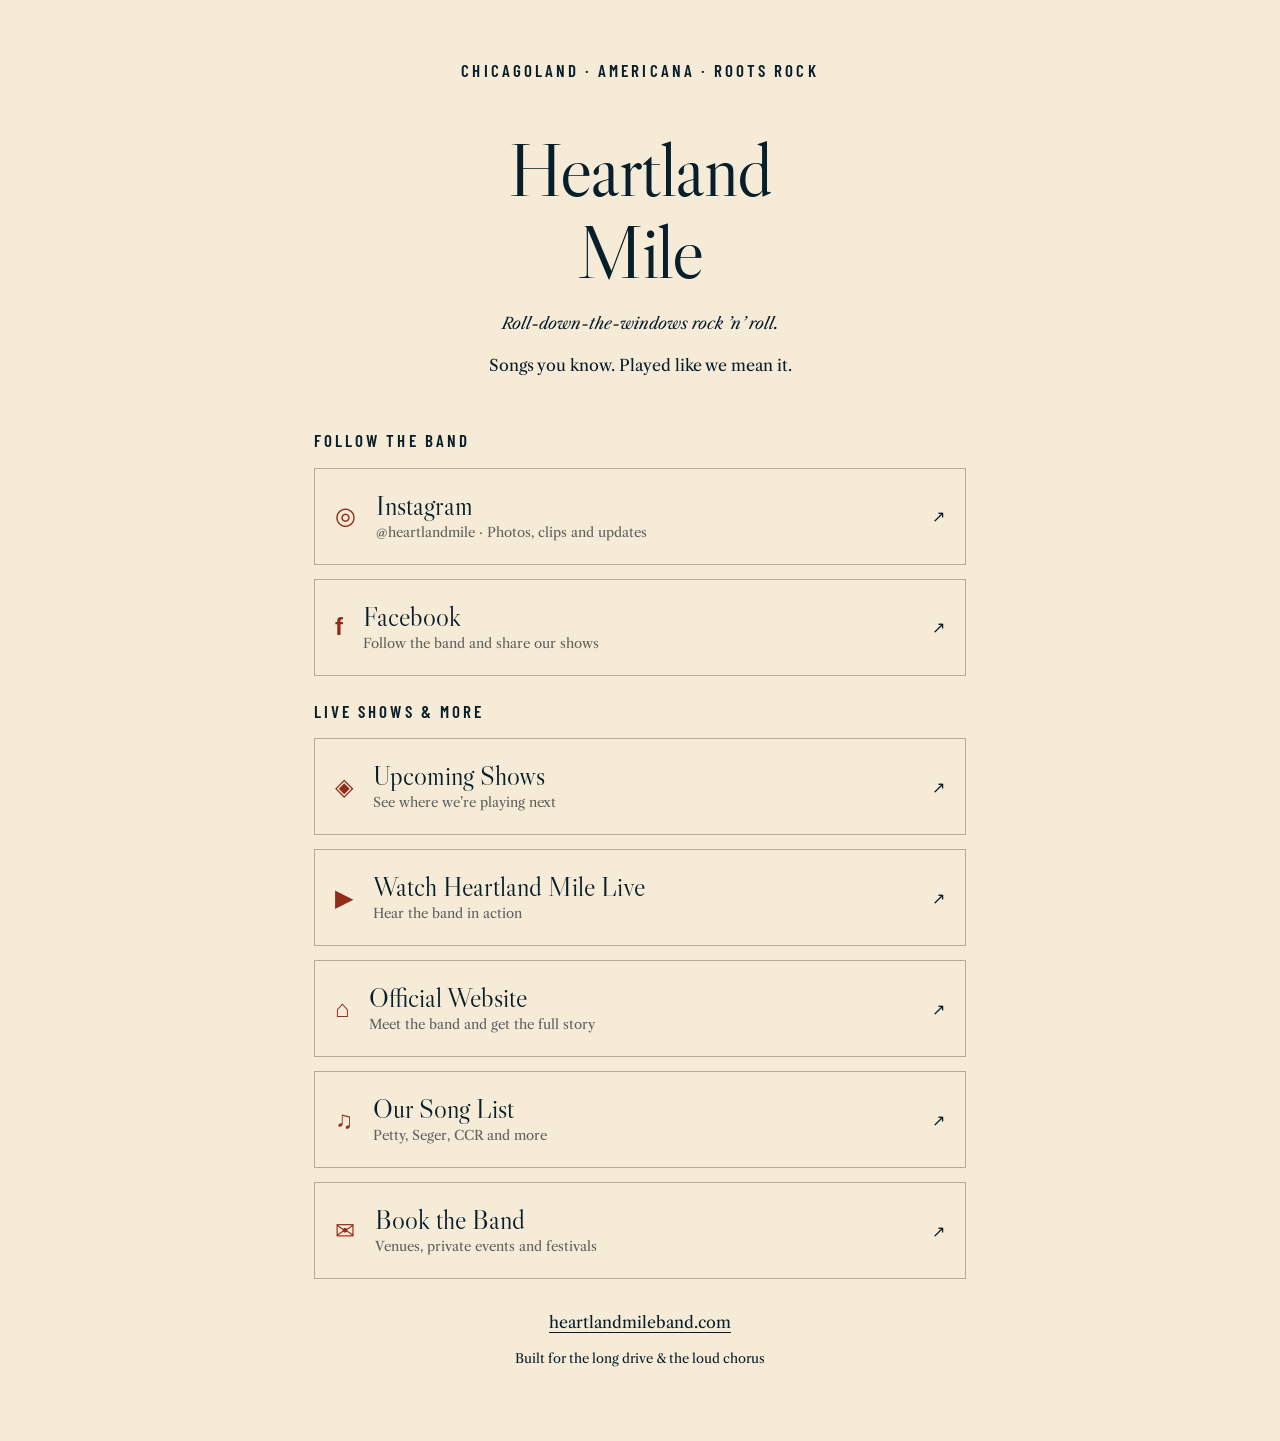
<file: links/index.html>
<!doctype html>
<html lang="en">
<head>
<!-- Google tag -->
<script async src="https://www.googletagmanager.com/gtm.js?id=GTM-PZCSD3C5"></script>
<script>
  window.dataLayer = window.dataLayer || [];
  function gtag(){dataLayer.push(arguments);}
  gtag('js', new Date());
</script>

  <meta charset="utf-8">
  <meta name="viewport" content="width=device-width, initial-scale=1">
  <meta name="theme-color" content="#101722">
  <meta name="description" content="The official links for Heartland Mile — Chicagoland Americana and roots rock. Find shows, live video, the band website and booking.">
  <title>Heartland Mile | Shows, Music &amp; Booking</title>
  <link rel="canonical" href="https://heartlandmileband.com/links/">
  <meta property="og:type" content="website">
  <meta property="og:title" content="Heartland Mile | All Our Links">
  <meta property="og:description" content="Roll-down-the-windows rock ’n’ roll from Chicagoland. Shows, live video and booking.">
  <meta property="og:url" content="https://heartlandmileband.com/links/">
  
  
<link rel="preconnect" href="https://fonts.googleapis.com"><link rel="preconnect" href="https://fonts.gstatic.com" crossorigin>
<link href="https://fonts.googleapis.com/css2?family=Barlow+Condensed:wght@600;700&family=Libre+Caslon+Display&family=Libre+Caslon+Text:ital,wght@0,400;0,700;1,400&display=swap" rel="stylesheet">
<link rel="stylesheet" href="/site-style.css"></head>
<body class="links-page">
  <main class="page">
    <p class="topline">Chicagoland · Americana · Roots Rock</p>
    
    <header class="identity">
      <h1><span>Heartland</span><span>Mile</span></h1>
      <p class="tag">Roll-down-the-windows rock ’n’ roll.</p>
      <p class="description">Songs you know. Played like we mean it.</p>
    </header>
    <div class="rule" aria-hidden="true"><i></i></div>

    <div class="links">
      <p class="sectionname" style="margin:0 0 1px">Follow the band</p>
      <a class="link" href="https://www.instagram.com/heartlandmile/" target="_blank" rel="noopener noreferrer" aria-label="Heartland Mile on Instagram">
        <span class="mark" aria-hidden="true">◎</span><span class="copy"><strong>Instagram</strong><small>@heartlandmile · Photos, clips and updates</small></span><span class="arrow" aria-hidden="true">↗</span>
      </a>
      <a class="link" href="https://www.facebook.com/share/1FixLg5MBJ/?mibextid=wwXIfr" target="_blank" rel="noopener noreferrer" aria-label="Heartland Mile on Facebook">
        <span class="mark" aria-hidden="true" style="font-family:Arial,Helvetica,sans-serif;font-weight:900">f</span><span class="copy"><strong>Facebook</strong><small>Follow the band and share our shows</small></span><span class="arrow" aria-hidden="true">↗</span>
      </a>
      <p class="sectionname" style="margin:10px 0 1px">Live shows &amp; more</p>
      <a id="featured-show" class="featured" href="https://life-bar.com/10-24-26-heartland-mile-live-life-bar-arcade/" target="_blank" rel="noopener noreferrer">
        <div class="eyebrow">Next up · Saturday, October 24</div>
        <div class="event"><strong>Live at Life Bar Arcade</strong><span class="pill">SHOW DETAILS ↗</span></div>
        <div class="detail">Schaumburg, IL · 9 PM – Midnight</div>
      </a>
      <a class="link" href="https://heartlandmileband.com/shows.html">
        <span class="mark" aria-hidden="true">◈</span><span class="copy"><strong>Upcoming Shows</strong><small>See where we’re playing next</small></span><span class="arrow" aria-hidden="true">↗</span>
      </a>
      <a class="link" href="https://youtu.be/F6N7L-Ev6R4" target="_blank" rel="noopener noreferrer">
        <span class="mark" aria-hidden="true">▶</span><span class="copy"><strong>Watch Heartland Mile Live</strong><small>Hear the band in action</small></span><span class="arrow" aria-hidden="true">↗</span>
      </a>
      <a class="link" href="https://heartlandmileband.com/">
        <span class="mark" aria-hidden="true">⌂</span><span class="copy"><strong>Official Website</strong><small>Meet the band and get the full story</small></span><span class="arrow" aria-hidden="true">↗</span>
      </a>
      <a class="link" href="https://heartlandmileband.com/song-list.html">
        <span class="mark" aria-hidden="true">♫</span><span class="copy"><strong>Our Song List</strong><small>Petty, Seger, CCR and more</small></span><span class="arrow" aria-hidden="true">↗</span>
      </a>
      <a class="link" href="mailto:seanhef@gmail.com?subject=Heartland%20Mile%20Booking%20Inquiry">
        <span class="mark" aria-hidden="true">✉</span><span class="copy"><strong>Book the Band</strong><small>Venues, private events and festivals</small></span><span class="arrow" aria-hidden="true">↗</span>
      </a>
    </div>
    <footer class="foot">
      <a href="https://heartlandmileband.com/">heartlandmileband.com</a>
      <div class="stamp">Built for the long drive &amp; the loud chorus</div>
    </footer>
  </main>
  <script>
    // Keep the featured event accurate after its scheduled end.
    if (Date.now() >= Date.parse('2026-10-25T00:00:00-05:00')) {
      document.getElementById('featured-show')?.remove();
    }
  </script>
</body>
</html>
</file>
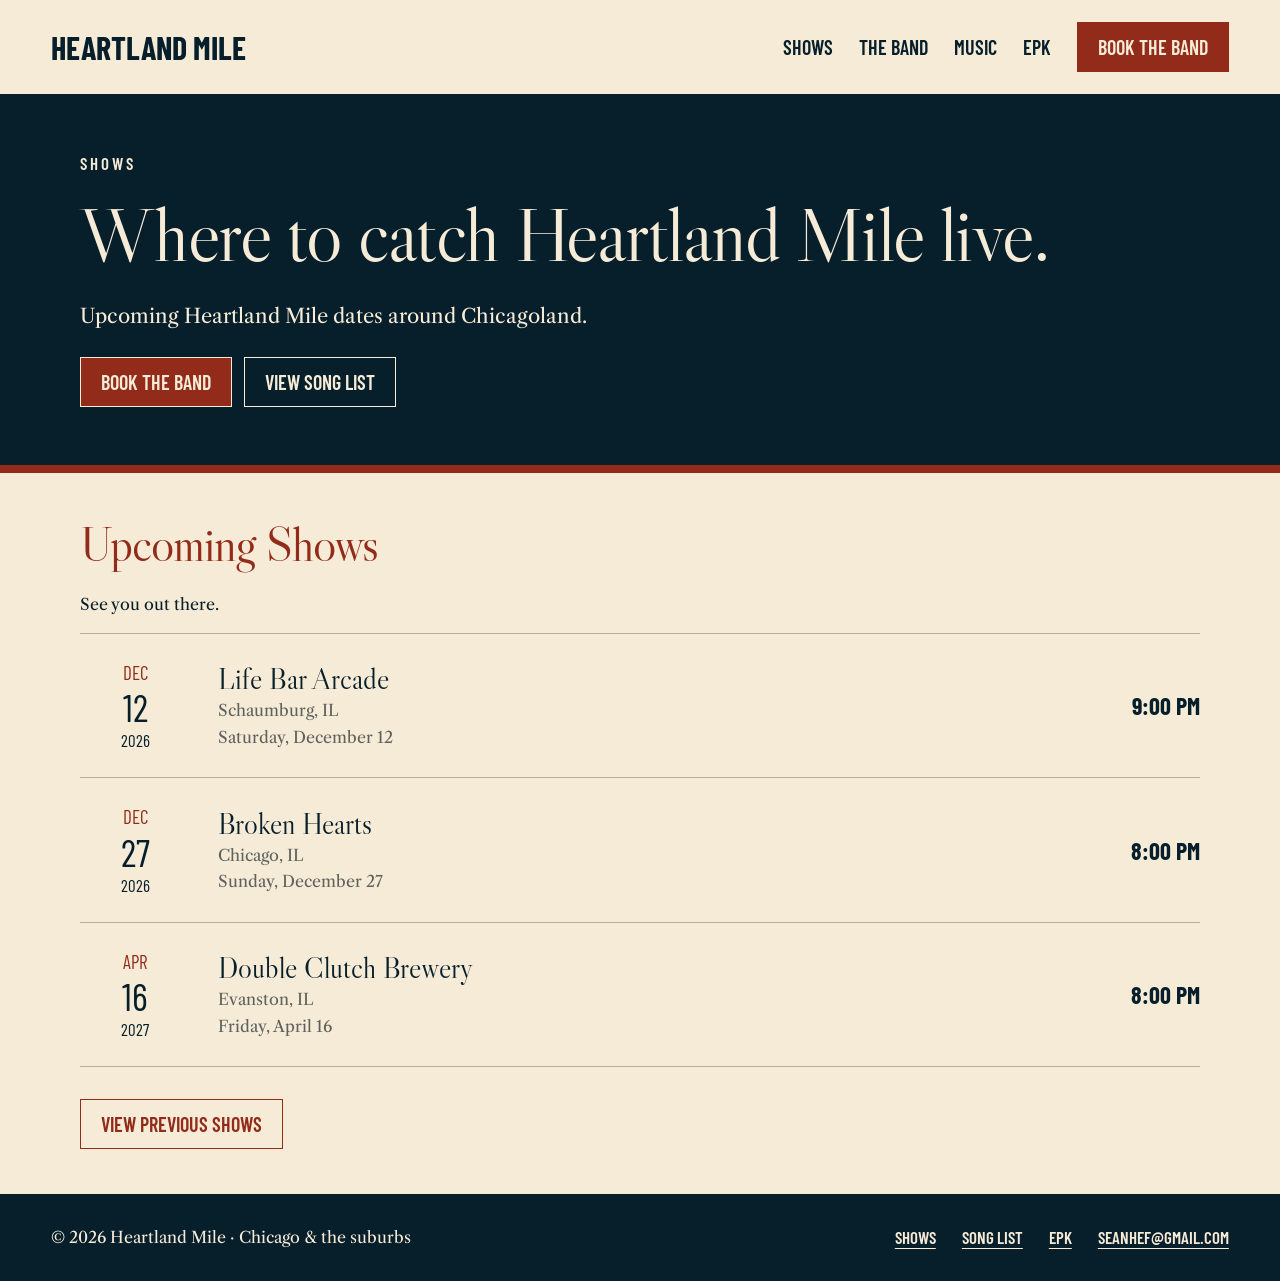
<file: shows.html>
<!doctype html>
<html lang="en">
<head>
<!-- Google tag -->
<script async src="https://www.googletagmanager.com/gtm.js?id=GTM-PZCSD3C5"></script>
<script>
  window.dataLayer = window.dataLayer || [];
  function gtag(){dataLayer.push(arguments);}
  gtag('js', new Date());
</script>

  <meta charset="utf-8" />
  <meta name="viewport" content="width=device-width, initial-scale=1" />
  <title>Shows | Heartland Mile | Chicago Americana &amp; Roots Rock Cover Band</title>
  <meta name="description" content="See upcoming Heartland Mile shows in Chicagoland, plus a running archive of previous performances." />
  <meta property="og:title" content="Heartland Mile Shows | Chicagoland Americana &amp; Roots Rock" />
  <meta property="og:description" content="Upcoming Heartland Mile shows in Chicagoland, plus previous performances." />
  <meta property="og:type" content="website" />
  <meta name="theme-color" content="#101722" />
  
<link rel="preconnect" href="https://fonts.googleapis.com"><link rel="preconnect" href="https://fonts.gstatic.com" crossorigin>
<link href="https://fonts.googleapis.com/css2?family=Barlow+Condensed:wght@600;700&family=Libre+Caslon+Display&family=Libre+Caslon+Text:ital,wght@0,400;0,700;1,400&display=swap" rel="stylesheet">
<link rel="stylesheet" href="/site-style.css"></head>
<body>
  <header><a class="brand" href="/">Heartland Mile</a><nav aria-label="Main navigation"><a href="/shows.html">Shows</a><a href="/#band">The band</a><a href="/song-list.html">Music</a><a href="/epk.html">EPK</a><a class="button" href="/#booking">Book the band</a></nav></header>
  <section class="hero">
    <div class="wrap">
      <p class="eyebrow">Shows</p>
      <h1>Where to catch Heartland Mile live.</h1>
      <p class="lead">Upcoming Heartland Mile dates around Chicagoland.</p>
      <div class="toolbar"><a class="btn btn-primary" href="mailto:seanhef@gmail.com?subject=Heartland%20Mile%20Booking%20Inquiry">Book the band</a><a class="btn btn-ghost" href="song-list.html">View song list</a></div>
    </div>
  </section>
  <section>
    <div class="wrap">
      <h2>Upcoming Shows</h2>
      <p class="subhead">See you out there.</p>
      <div class="show-list" id="upcomingShows"></div>
      <p id="noUpcoming" hidden style="color:var(--muted);margin-top:12px">No upcoming shows are listed right now. Check back soon.</p>
      <div class="archive">
        <button id="archiveToggle" class="btn btn-ghost archive-toggle" hidden type="button">View Previous Shows</button>
        <div id="pastWrap" class="archive-wrap">
          <h2 id="previousShows">Previous Shows</h2>
          <div class="show-list" id="pastShows"></div>
        </div>
      </div>
    </div>
  </section>
  <footer class="site-footer"><span>© <span id="year"></span> Heartland Mile · Chicago &amp; the suburbs</span><nav aria-label="Footer"><a href="/shows.html">Shows</a><a href="/song-list.html">Song list</a><a href="/epk.html">EPK</a><a href="mailto:seanhef@gmail.com">seanhef@gmail.com</a></nav></footer>
  <script>
    document.getElementById('year').textContent = new Date().getFullYear();
    const shows = [
      {venue:'Tighthead Brewing Company', city:'Mundelein, IL', dateLabel:'Friday, July 24', month:'Jul', day:'24', year:'2026', time:'7:00 PM', end:'2026-07-25T00:00:00-05:00'},
      {venue:'Life Bar Arcade', city:'Schaumburg, IL', dateLabel:'Saturday, October 24', month:'Oct', day:'24', year:'2026', time:'9:00 PM', end:'2026-10-25T00:00:00-05:00'},
      {venue:'Life Bar Arcade', city:'Schaumburg, IL', dateLabel:'Saturday, December 12', month:'Dec', day:'12', year:'2026', time:'9:00 PM', end:'2026-12-13T00:00:00-06:00'},
      {venue:'Broken Hearts', city:'Chicago, IL', dateLabel:'Sunday, December 27', month:'Dec', day:'27', year:'2026', time:'8:00 PM', end:'2026-12-28T00:00:00-06:00'},
      {venue:'Double Clutch Brewery', city:'Evanston, IL', dateLabel:'Friday, April 16', month:'Apr', day:'16', year:'2027', time:'8:00 PM', end:'2027-04-17T02:00:00-05:00'}
    ];
    const now = new Date();
    const upcoming = document.getElementById('upcomingShows');
    const past = document.getElementById('pastShows');
    const toggle = document.getElementById('archiveToggle');
    const pastWrap = document.getElementById('pastWrap');
    const noUpcoming = document.getElementById('noUpcoming');
    function row(show){
      const article = document.createElement('article');
      article.className = 'panel show-row';
      article.innerHTML = `<div class="show-date"><span class="month">${show.month}</span><span class="day">${show.day}</span><span class="year">${show.year}</span></div><div class="show-info"><strong>${show.venue}</strong><span>${show.city}</span><span>${show.dateLabel}</span></div><div class="show-time">${show.time}</div>`;
      return article;
    }
    shows.forEach(show => (now > new Date(show.end) ? past : upcoming).appendChild(row(show)));
    if (!upcoming.children.length) noUpcoming.hidden = false;
    if (past.children.length){
      toggle.hidden = false;
      toggle.addEventListener('click', () => {
        const open = pastWrap.classList.toggle('open');
        toggle.textContent = open ? 'Hide Previous Shows' : 'View Previous Shows';
      });
    }
  </script>
</body>
</html>
</file>
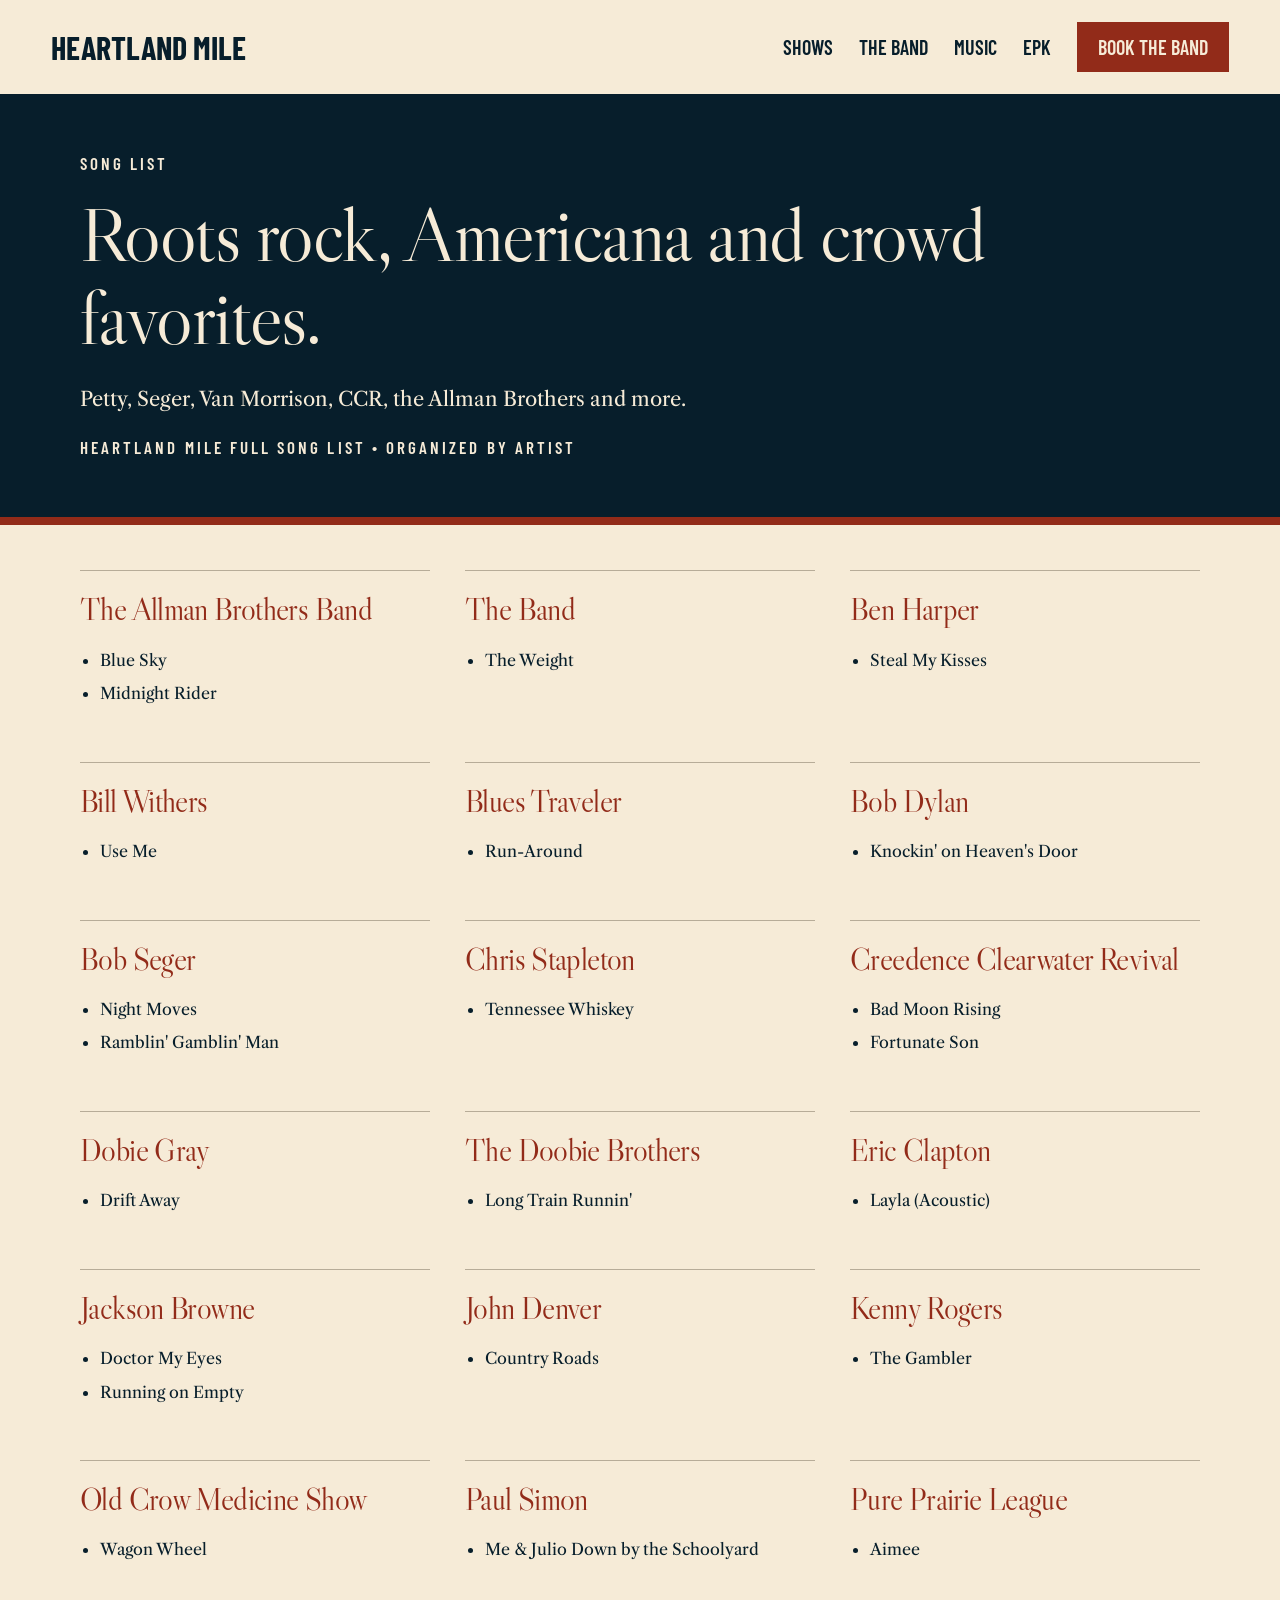
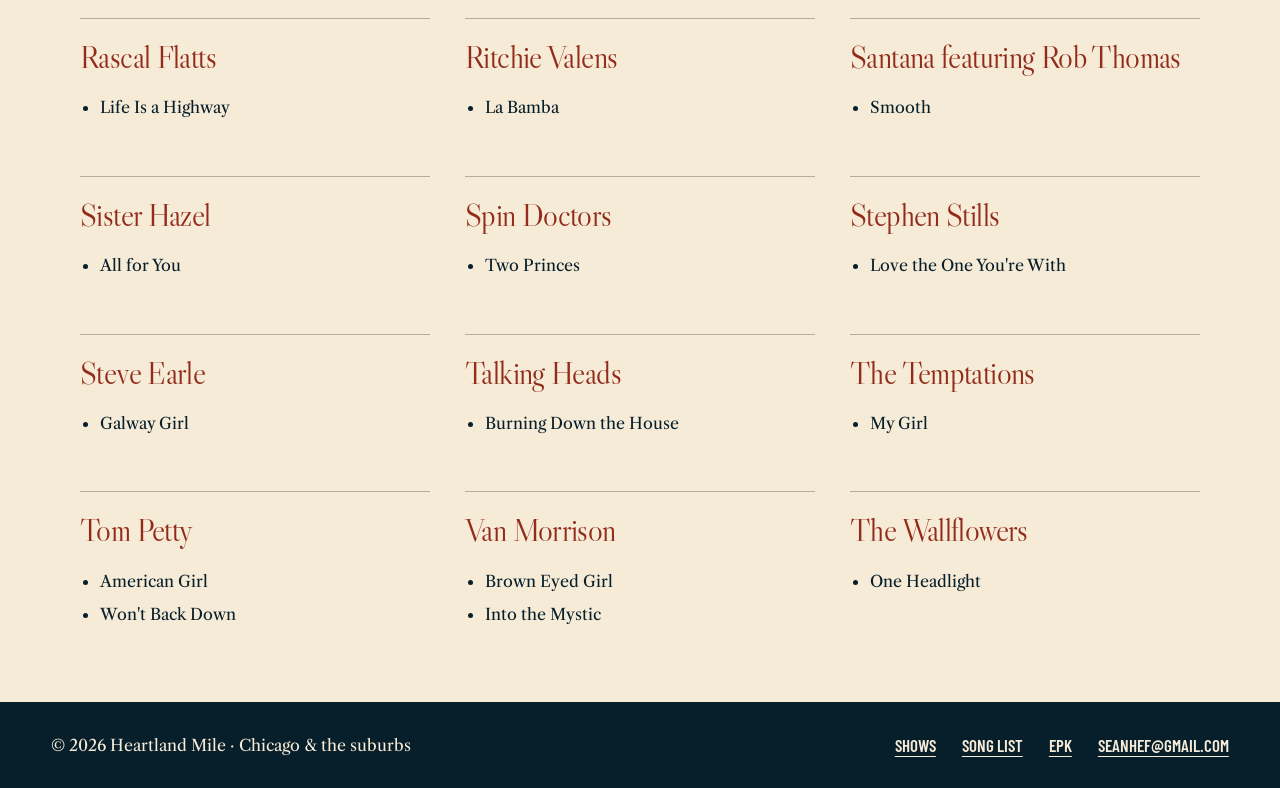
<file: song-list.html>
<!doctype html>
<html lang="en">
<head>
<!-- Google tag -->
<script async src="https://www.googletagmanager.com/gtm.js?id=GTM-PZCSD3C5"></script>
<script>
  window.dataLayer = window.dataLayer || [];
  function gtag(){dataLayer.push(arguments);}
  gtag('js', new Date());
</script>

  <meta charset="utf-8" />
  <meta name="viewport" content="width=device-width, initial-scale=1" />
  <title>Song List | Chicago Americana Cover Band | Heartland Mile</title>
  <meta name="description" content="Browse Heartland Mile's song list: Americana, roots rock, heartland rock and crowd favorites from a Chicagoland cover band for bars, breweries and events." />
  <meta property="og:title" content="Heartland Mile Song List | Chicagoland Americana &amp; Roots Rock" />
  <meta property="og:description" content="Americana, roots rock, heartland rock and crowd favorites from Heartland Mile, a Chicagoland cover band." />
  <meta property="og:type" content="website" />
  <meta name="theme-color" content="#101722" />
  
<link rel="preconnect" href="https://fonts.googleapis.com"><link rel="preconnect" href="https://fonts.gstatic.com" crossorigin>
<link href="https://fonts.googleapis.com/css2?family=Barlow+Condensed:wght@600;700&family=Libre+Caslon+Display&family=Libre+Caslon+Text:ital,wght@0,400;0,700;1,400&display=swap" rel="stylesheet">
<link rel="stylesheet" href="/site-style.css"></head>
<body>
  <header><a class="brand" href="/">Heartland Mile</a><nav aria-label="Main navigation"><a href="/shows.html">Shows</a><a href="/#band">The band</a><a href="/song-list.html">Music</a><a href="/epk.html">EPK</a><a class="button" href="/#booking">Book the band</a></nav></header>
  <section class="hero">
    <div class="wrap">
      <p class="eyebrow">Song List</p>
      <h1>Roots rock, Americana and crowd favorites.</h1>
      <p class="lead">Petty, Seger, Van Morrison, CCR, the Allman Brothers and more.</p>
      <div class="note">Heartland Mile full song list • organized by artist</div>
    </div>
  </section>
  <main class="wrap">
    <div class="artist-grid">
      <section class="artist-card"><h2>The Allman Brothers Band</h2><ul><li>Blue Sky</li><li>Midnight Rider</li></ul></section>
      <section class="artist-card"><h2>The Band</h2><ul><li>The Weight</li></ul></section>
      <section class="artist-card"><h2>Ben Harper</h2><ul><li>Steal My Kisses</li></ul></section>
      <section class="artist-card"><h2>Bill Withers</h2><ul><li>Use Me</li></ul></section>
      <section class="artist-card"><h2>Blues Traveler</h2><ul><li>Run-Around</li></ul></section>
      <section class="artist-card"><h2>Bob Dylan</h2><ul><li>Knockin' on Heaven's Door</li></ul></section>
      <section class="artist-card"><h2>Bob Seger</h2><ul><li>Night Moves</li><li>Ramblin' Gamblin' Man</li></ul></section>
      <section class="artist-card"><h2>Chris Stapleton</h2><ul><li>Tennessee Whiskey</li></ul></section>
      <section class="artist-card"><h2>Creedence Clearwater Revival</h2><ul><li>Bad Moon Rising</li><li>Fortunate Son</li></ul></section>
      <section class="artist-card"><h2>Dobie Gray</h2><ul><li>Drift Away</li></ul></section>
      <section class="artist-card"><h2>The Doobie Brothers</h2><ul><li>Long Train Runnin'</li></ul></section>
      <section class="artist-card"><h2>Eric Clapton</h2><ul><li>Layla (Acoustic)</li></ul></section>
      <section class="artist-card"><h2>Jackson Browne</h2><ul><li>Doctor My Eyes</li><li>Running on Empty</li></ul></section>
      <section class="artist-card"><h2>John Denver</h2><ul><li>Country Roads</li></ul></section>
      <section class="artist-card"><h2>Kenny Rogers</h2><ul><li>The Gambler</li></ul></section>
      <section class="artist-card"><h2>Old Crow Medicine Show</h2><ul><li>Wagon Wheel</li></ul></section>
      <section class="artist-card"><h2>Paul Simon</h2><ul><li>Me &amp; Julio Down by the Schoolyard</li></ul></section>
      <section class="artist-card"><h2>Pure Prairie League</h2><ul><li>Aimee</li></ul></section>
      <section class="artist-card"><h2>Rascal Flatts</h2><ul><li>Life Is a Highway</li></ul></section>
      <section class="artist-card"><h2>Ritchie Valens</h2><ul><li>La Bamba</li></ul></section>
      <section class="artist-card"><h2>Santana featuring Rob Thomas</h2><ul><li>Smooth</li></ul></section>
      <section class="artist-card"><h2>Sister Hazel</h2><ul><li>All for You</li></ul></section>
      <section class="artist-card"><h2>Spin Doctors</h2><ul><li>Two Princes</li></ul></section>
      <section class="artist-card"><h2>Stephen Stills</h2><ul><li>Love the One You're With</li></ul></section>
      <section class="artist-card"><h2>Steve Earle</h2><ul><li>Galway Girl</li></ul></section>
      <section class="artist-card"><h2>Talking Heads</h2><ul><li>Burning Down the House</li></ul></section>
      <section class="artist-card"><h2>The Temptations</h2><ul><li>My Girl</li></ul></section>
      <section class="artist-card"><h2>Tom Petty</h2><ul><li>American Girl</li><li>Won't Back Down</li></ul></section>
      <section class="artist-card"><h2>Van Morrison</h2><ul><li>Brown Eyed Girl</li><li>Into the Mystic</li></ul></section>
      <section class="artist-card"><h2>The Wallflowers</h2><ul><li>One Headlight</li></ul></section>
    </div>
  </main>
  <footer class="site-footer"><span>© <span id="year"></span> Heartland Mile · Chicago &amp; the suburbs</span><nav aria-label="Footer"><a href="/shows.html">Shows</a><a href="/song-list.html">Song list</a><a href="/epk.html">EPK</a><a href="mailto:seanhef@gmail.com">seanhef@gmail.com</a></nav></footer>
  <script>document.getElementById('year').textContent = new Date().getFullYear();</script>
</body>
</html>
</file>
<file: site-style.css>
:root{--cream:#f6ebd7;--navy:#071e2b;--rust:#922b19;--line:#b7ac98;--muted:#5e625e;--text:#071e2b;--gold:#922b19}*{box-sizing:border-box}html{scroll-behavior:smooth}body{margin:0;color:var(--navy);background:var(--cream);font:16px/1.65 'Libre Caslon Text',Georgia,serif}a{color:inherit;text-underline-offset:4px}a:focus-visible,button:focus-visible{outline:3px solid #b7622f;outline-offset:5px}img{max-width:100%;height:auto}header{max-width:1440px;margin:auto;padding:22px 4%;display:flex;align-items:center;justify-content:space-between;gap:24px}header a{text-decoration:none}.brand{font:700 32px/1 'Barlow Condensed',Arial,sans-serif;text-transform:uppercase;white-space:nowrap}nav{display:flex;gap:26px;align-items:center;font:600 20px/1.2 'Barlow Condensed',Arial,sans-serif;text-transform:uppercase}.button,.btn,button{display:inline-flex;align-items:center;justify-content:center;min-height:46px;padding:12px 20px;border:1px solid var(--rust);border-radius:0;background:var(--rust);color:var(--cream);font:600 20px/1.2 'Barlow Condensed',Arial,sans-serif;text-decoration:none;text-transform:uppercase;cursor:pointer}.button:hover,.btn:hover,button:hover{background:#722213}.btn-ghost,.alt{background:transparent;color:var(--rust)}.wrap{width:min(1120px,92%);margin:auto}.hero{padding:58px 0;background:var(--navy);color:var(--cream);border-bottom:8px solid var(--rust)}h1,h2,h3{font-family:'Libre Caslon Display',Georgia,serif;font-weight:400;line-height:1.08;letter-spacing:-.02em}h1{font-size:clamp(44px,6vw,80px);margin:14px 0 24px;max-width:1000px}h2{font-size:clamp(32px,4vw,49px);color:var(--rust);margin:0 0 20px}h3{font-size:30px;color:var(--rust)}.eyebrow,.note,.topline,.sectionname{font:600 17px/1.4 'Barlow Condensed',Arial,sans-serif;letter-spacing:.18em;text-transform:uppercase}.lead,.intro{font-size:20px;max-width:850px}.hero .btn{border-color:var(--cream)}.hero .alt,.hero .btn-ghost{color:var(--cream)}.actions,.toolbar,.links{display:flex;gap:12px;flex-wrap:wrap;margin-top:24px}section{padding:45px 0}.hero section{padding:0}.hero .wrap>p:first-child{margin-top:0}.show-list{display:grid;gap:0}.show-row{display:grid;grid-template-columns:110px 1fr auto;gap:28px;padding:23px 0;border-top:1px solid var(--line);align-items:center}.show-row:last-child{border-bottom:1px solid var(--line)}.show-date{text-align:center;font-family:'Barlow Condensed',Arial,sans-serif}.show-date span{display:block}.month{font-size:19px;text-transform:uppercase;color:var(--rust)}.day{font-size:38px;line-height:1}.year{font-size:17px}.show-info strong{display:block;font:400 29px 'Libre Caslon Display',Georgia,serif}.show-info span{display:block;color:var(--muted)}.show-time{font:700 24px 'Barlow Condensed',Arial,sans-serif}.archive{margin-top:32px}.archive-wrap{display:none;padding-top:35px}.archive-wrap.open{display:block}.artist-grid{display:grid;grid-template-columns:repeat(3,1fr);gap:26px 35px;padding:45px 0}.artist-card{padding:22px 0;border-top:1px solid var(--line)}.artist-card h2{font-size:31px}.artist-card ul{padding-left:20px;margin-bottom:0}.artist-card li{margin:7px 0}.grid{display:grid;grid-template-columns:1fr 1fr;gap:40px;align-items:start}.card{padding:26px;border:1px solid var(--line)}.lineup>div{padding:10px 0;border-bottom:1px solid var(--line)}.lineup strong,.lineup span{display:block}.lineup span,.muted,.photo-caption{color:var(--muted)}.press-photo{display:block;max-width:600px;width:100%}iframe.video{display:block;width:100%;aspect-ratio:16/9;border:0;max-width:1000px}.site-footer{padding:30px 4%;background:var(--navy);color:var(--cream);display:flex;justify-content:space-between;gap:25px;align-items:center}.site-footer nav{font-size:17px;flex-wrap:wrap}.links-page .page{max-width:700px;margin:auto;padding:42px 24px}.links-page .identity{display:block;text-align:center;padding:10px 0}.links-page h1{font-size:76px;margin:18px auto}.links-page h1 span{display:block}.links-page .tag{font-style:italic}.links-page .topline{text-align:center}.links-page .links{display:grid;gap:14px}.links-page .link{display:flex;align-items:center;gap:20px;padding:20px;border:1px solid var(--line);text-decoration:none}.links-page .link:hover{border-color:var(--rust)}.links-page .copy{flex:1}.links-page strong{display:block;font:400 27px 'Libre Caslon Display',Georgia,serif}.links-page small{display:block;color:var(--muted)}.links-page .mark{font-size:24px;color:var(--rust)}.links-page .featured{padding:22px;background:var(--navy);color:var(--cream);text-decoration:none}.links-page .foot{text-align:center;padding:30px 0}.stamp{font-size:13px;margin-top:12px}[hidden]{display:none!important}@media(max-width:800px){header{flex-wrap:wrap}nav{gap:18px;font-size:18px}.artist-grid{grid-template-columns:1fr 1fr}.grid{grid-template-columns:1fr}.site-footer{display:block}.site-footer nav{margin-top:18px}}@media(max-width:550px){header{padding:20px 5%}header nav{width:100%;justify-content:space-between;gap:10px;font-size:17px}.brand{font-size:29px}header .button{font-size:17px;padding:10px}.hero{padding:35px 0}.artist-grid{grid-template-columns:1fr;gap:10px}.show-row{grid-template-columns:65px 1fr;gap:18px}.show-time{grid-column:2}.show-info strong{font-size:26px}.lead,.intro{font-size:17px}.site-footer nav{gap:15px}.links-page h1{font-size:62px}}@media(prefers-reduced-motion:reduce){html{scroll-behavior:auto}}
</file>
